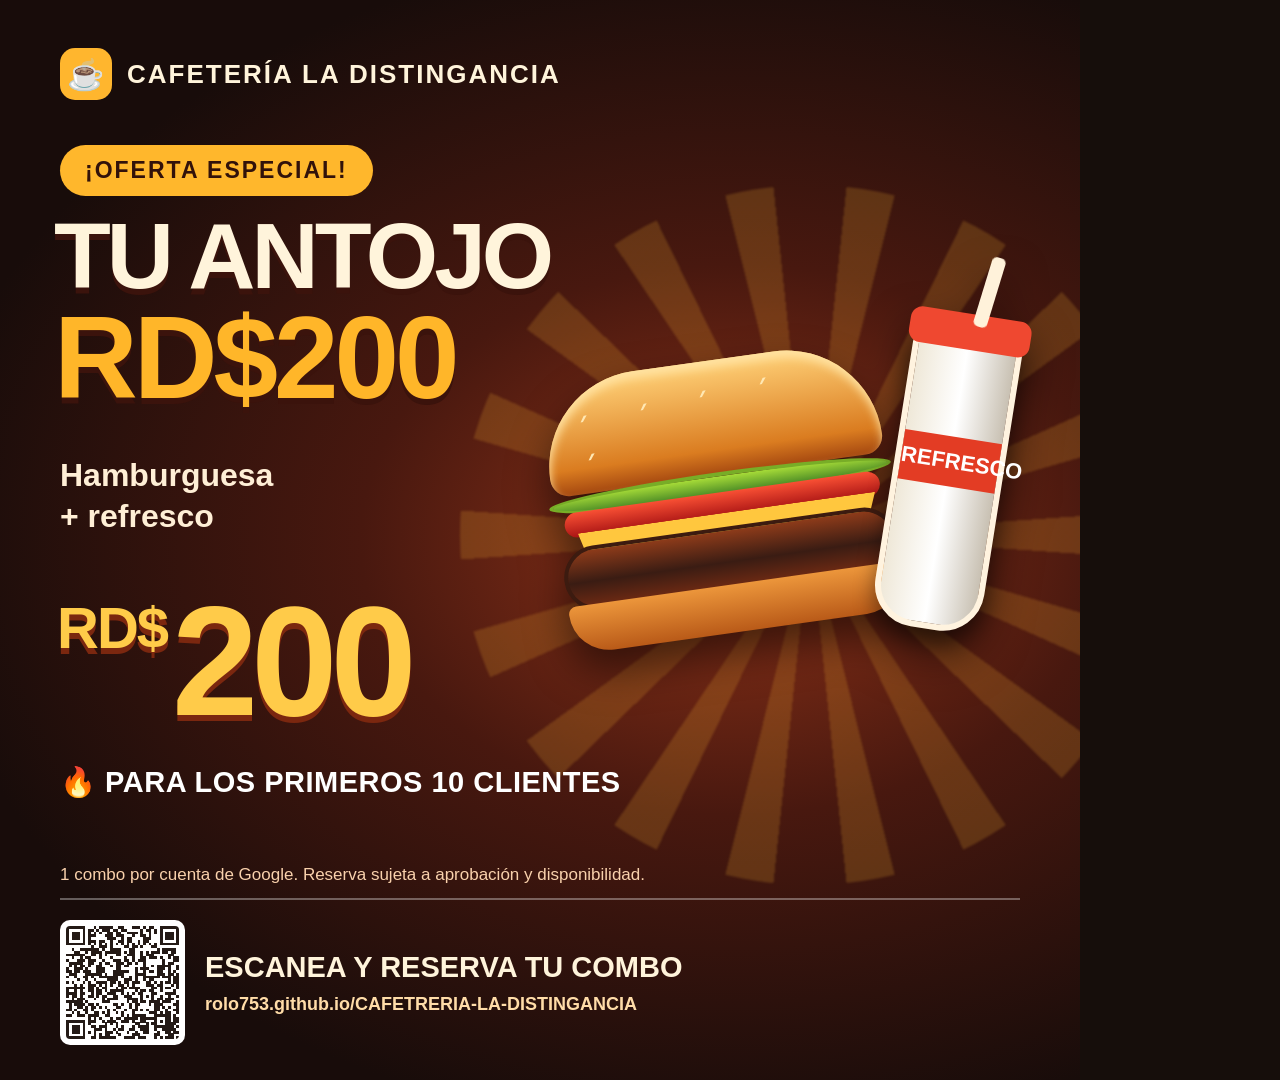
<file: promo/combo-primeros-10.html>
<!DOCTYPE html>
<html lang="es">
<head>
<meta charset="UTF-8">
<title>Combo primeros 10 | La Distingancia</title>
<style>
*{box-sizing:border-box}html,body{margin:0;width:1080px;height:1080px;overflow:hidden}
body{font-family:Arial,sans-serif;background:#160e0b;color:#fff4db}
.poster{position:relative;width:100%;height:100%;overflow:hidden;background:radial-gradient(ellipse at 68% 50%,#923419 0,#48180f 36%,#180c0a 78%)}
.burst{position:absolute;width:700px;height:700px;left:460px;top:185px;border-radius:50%;background:repeating-conic-gradient(from 6deg,#ffbc3430 0deg 8deg,transparent 8deg 20deg);filter:blur(1px)}
.top{position:absolute;left:60px;top:48px;display:flex;align-items:center;gap:15px;font-size:26px;font-weight:800;letter-spacing:2px;text-transform:uppercase}.top span{display:grid;place-items:center;width:52px;height:52px;background:#ffb62e;border-radius:15px;font-size:30px}
.tag{position:absolute;left:60px;top:145px;background:#ffb72c;color:#32120a;padding:12px 25px;border-radius:30px;font-weight:900;font-size:23px;letter-spacing:2px}
h1{position:absolute;left:54px;top:211px;margin:0;font:900 93px/.98 Arial,sans-serif;letter-spacing:-4px;text-transform:uppercase;text-shadow:0 6px 0 #3b130c}
h1 em{display:block;color:#ffb629;font-style:normal;font-size:116px}
.lead{position:absolute;left:60px;top:455px;font-size:32px;line-height:1.28;font-weight:700;color:#ffefd6}
.price{position:absolute;left:57px;top:584px;color:#ffcb49;font-weight:900;letter-spacing:-7px;font-size:155px;line-height:1;text-shadow:0 6px 0 #7b270f}.price small{font-size:58px;letter-spacing:-2px;vertical-align:top;line-height:1.5;margin-right:5px}
.limited{position:absolute;left:60px;top:765px;color:#fff;font-size:29px;font-weight:900;letter-spacing:.5px}
.food{position:absolute;left:540px;top:300px;width:470px;height:430px;filter:drop-shadow(0 20px 20px #0008)}
.burger{position:absolute;left:15px;top:60px;width:335px;height:285px;transform:rotate(-8deg)}
.bun-top{position:absolute;top:0;width:100%;height:115px;border-radius:180px 180px 35px 35px;background:linear-gradient(#ffd178,#da7c20 78%,#a54810);box-shadow:inset 0 7px 10px #ffe2a1}
.seeds{position:absolute;top:25px;left:34px;width:260px;color:#ffe8b4;font-size:32px;letter-spacing:18px;transform:rotate(-4deg)}
.lettuce{position:absolute;top:112px;left:-5px;width:345px;height:27px;border-radius:50%;background:linear-gradient(#a7dc38,#448424);border:4px solid #78ad27}
.tomato{position:absolute;top:132px;left:8px;width:318px;height:25px;border-radius:30px;background:linear-gradient(#f95034,#a91414)}
.cheese{position:absolute;top:153px;left:20px;width:300px;height:42px;background:#ffc73e;clip-path:polygon(0 0,100% 0,97% 55%,70% 55%,58% 100%,45% 55%,2% 55%)}
.patty{position:absolute;top:167px;left:0;width:335px;height:65px;border-radius:35px;background:linear-gradient(#8d3b1a,#3a1c13 55%,#6f2a13);border:4px solid #3c1b10}
.bun-bottom{position:absolute;top:225px;width:335px;height:48px;border-radius:14px 14px 70px 70px;background:linear-gradient(#ec963b,#b95a18)}
.drink{position:absolute;right:9px;top:40px;width:110px;height:290px;transform:rotate(9deg);border-radius:8px 8px 42px 42px;background:linear-gradient(90deg,#efe8d8,#fff,#c8c0b2);border:6px solid #fff3df;box-shadow:0 12px 20px #0006}
.drink:before{content:'';position:absolute;top:-34px;left:-12px;width:122px;height:36px;border-radius:12px;background:#ef4830}.drink:after{content:'';position:absolute;top:-94px;left:55px;width:14px;height:72px;background:#fff2da;border-radius:5px;transform:rotate(8deg)}
.drink-label{position:absolute;top:90px;left:0;width:100%;padding:12px 0;text-align:center;background:#e33c24;color:white;font-size:22px;font-weight:900}
.bottom{position:absolute;left:60px;right:60px;bottom:35px;border-top:2px solid #ffffff55;padding-top:20px;display:flex;align-items:center;gap:20px}.qr{width:125px;height:125px;background:#fff;padding:6px;border-radius:10px}.cta{font-size:29px;font-weight:900;line-height:1.25}.cta small{display:block;font-size:18px;color:#ffdca8;font-weight:600;margin-top:8px}.fine{position:absolute;left:60px;bottom:195px;color:#f9d1ac;font-size:17px}
</style>
</head>
<body><main class="poster">
<div class="burst"></div>
<div class="top"><span>☕</span> Cafetería La Distingancia</div>
<div class="tag">¡OFERTA ESPECIAL!</div>
<h1>Tu antojo<em>RD$200</em></h1>
<div class="lead">Hamburguesa<br>+ refresco</div>
<div class="price"><small>RD$</small>200</div>
<div class="limited">🔥 PARA LOS PRIMEROS 10 CLIENTES</div>
<div class="food" aria-hidden="true"><div class="burger"><div class="bun-top"><div class="seeds">ˊ ˊ ˊ ˊ ˊ</div></div><div class="lettuce"></div><div class="tomato"></div><div class="cheese"></div><div class="patty"></div><div class="bun-bottom"></div></div><div class="drink"><div class="drink-label">REFRESCO</div></div></div>
<div class="fine">1 combo por cuenta de Google. Reserva sujeta a aprobación y disponibilidad.</div>
<div class="bottom"><img class="qr" src="qr-menu.svg" alt="Código QR del menú"><div class="cta">ESCANEA Y RESERVA TU COMBO<small>rolo753.github.io/CAFETRERIA-LA-DISTINGANCIA</small></div></div>
</main></body></html>
</file>
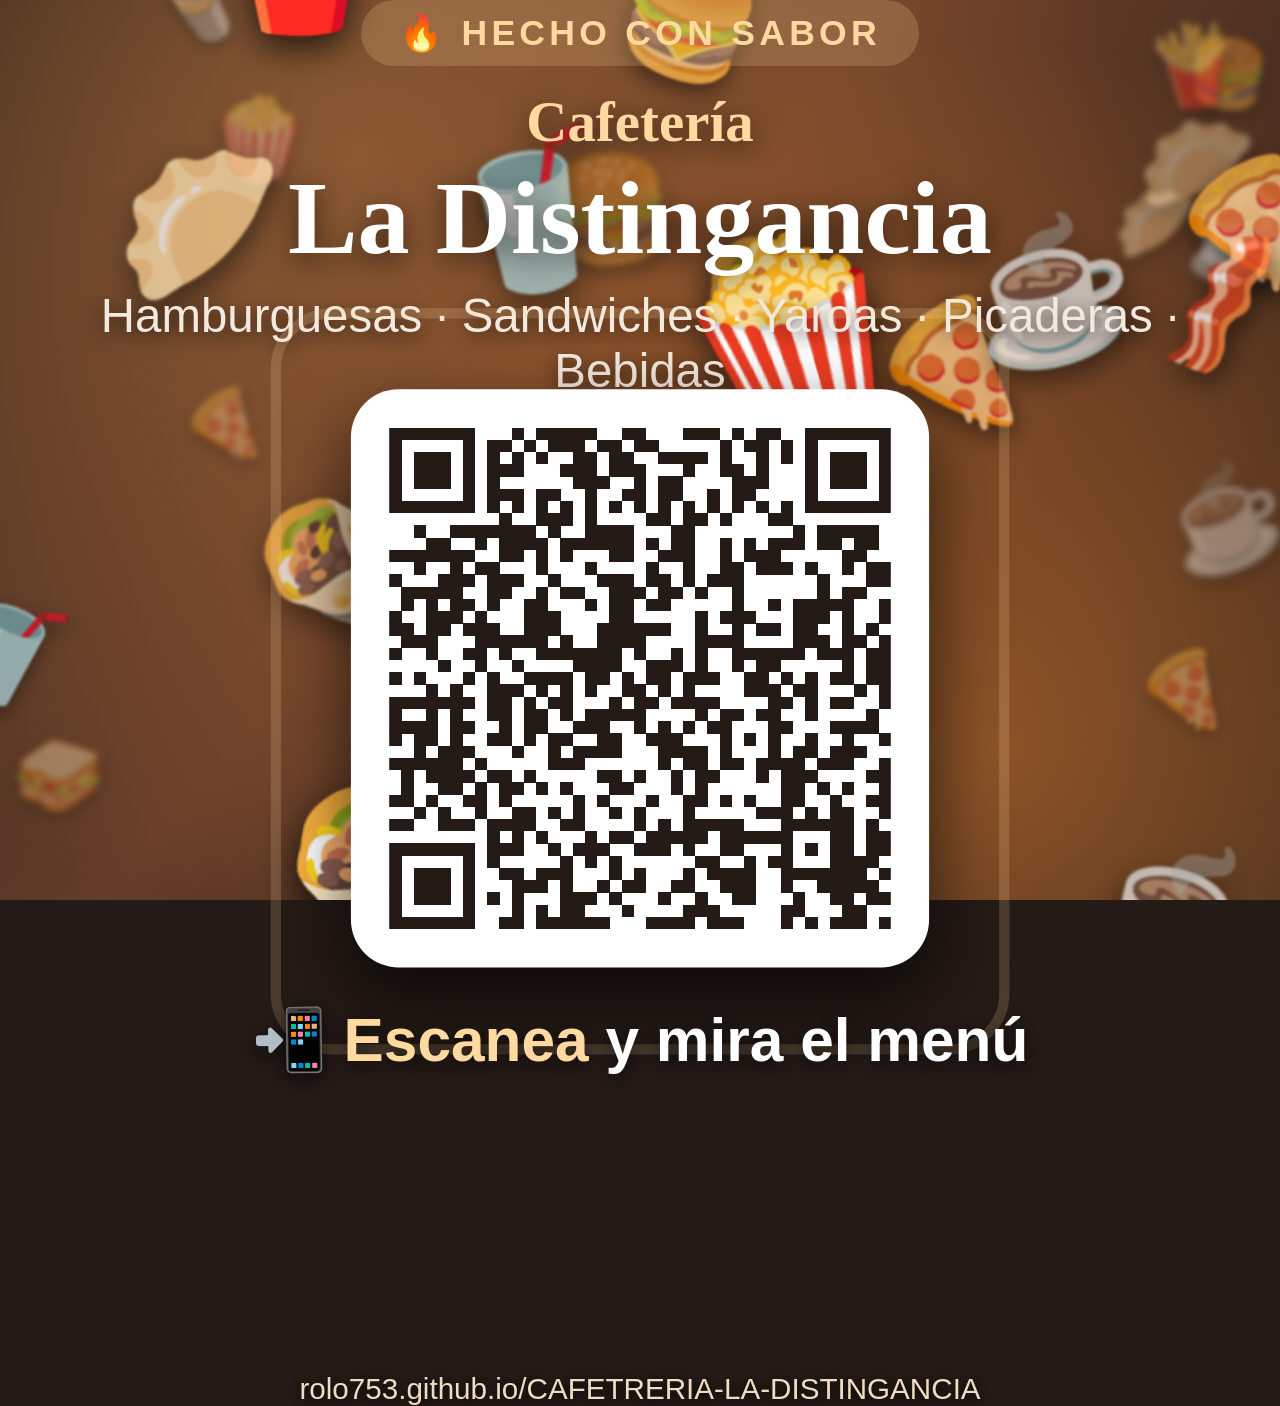
<file: promo/volante-animado.html>
<!DOCTYPE html>
<html lang="es"><head><meta charset="UTF-8"><meta name="viewport" content="width=device-width, initial-scale=1"><title>Volante animado | La Distingancia</title><style>
html{font-size:calc(100vw/54)}*{box-sizing:border-box}body{margin:0;height:100vh;display:flex;flex-direction:column;align-items:center;justify-content:space-evenly;text-align:center;color:#fff;font-family:"Segoe UI",Arial,sans-serif;background:#241a16;overflow:hidden;position:relative}
#bg{position:absolute;inset:0}#fx{position:absolute;inset:0;overflow:hidden}.e{position:absolute;left:0;top:0;line-height:1;will-change:transform}
.top,.mid,.bot{position:relative;z-index:2;padding:0 3rem}
.tag{display:inline-block;padding:.5rem 1.6rem;border-radius:3rem;background:#e2b77f40;color:#ffd9a0;font-weight:800;letter-spacing:.12em;font-size:1.5rem}
h1{margin:1rem 0 .3rem;font:700 4.4rem/1.05 Georgia,serif;text-shadow:0 .3rem 1.2rem #0009}h1 small{display:block;font:600 2.4rem Georgia,serif;color:#ffd9a0;margin-bottom:.4rem}
.lead{margin:.6rem 0 0;font-size:2rem;color:#f4e9df;text-shadow:0 .2rem .8rem #000a}
.qrwrap{position:relative;display:inline-block}.ring{position:absolute;inset:0;border-radius:2rem;border:.35rem solid #ffd9a0;opacity:0}
.qr{position:relative;display:inline-block;padding:1.6rem;border-radius:2rem;background:#fff;box-shadow:0 1.2rem 3rem #000a}.qr img{display:block;width:21rem;height:21rem}
.cta{margin:1.4rem 0 0;font-size:2.4rem;font-weight:800;text-shadow:0 .2rem .8rem #000a}.cta b{color:#ffd9a0}.cta i{display:inline-block;font-style:normal}
.cats{display:flex;flex-wrap:wrap;justify-content:center;gap:.7rem}.cats span{display:inline-block;padding:.5rem 1.1rem;border-radius:2rem;background:#00000040;backdrop-filter:blur(3px);font-weight:800;font-size:1.5rem}
.wa{position:relative;overflow:hidden;margin-top:1.2rem;display:inline-block;padding:.9rem 2.4rem;border-radius:3rem;background:#25a85a;font-weight:800;font-size:1.8rem;box-shadow:0 .5rem 1.5rem #0007}.shine{position:absolute;top:0;bottom:0;width:30%;background:linear-gradient(100deg,transparent,#ffffff77,transparent);left:-40%}
.url{margin-top:.8rem;font-size:1.25rem;color:#f0dcc4;text-shadow:0 .1rem .5rem #000}
body.square .qr img{width:17rem;height:17rem}body.square h1{font-size:3.6rem}body.square .cats{display:none}
</style></head><body>
<canvas id="bg"></canvas><div id="fx"></div>
<div class="top"><span class="tag" id="tag">🔥 HECHO CON SABOR</span><h1 id="h1"><small>Cafetería</small>La Distingancia</h1><p class="lead" id="lead">Hamburguesas · Sandwiches · Yaroas · Picaderas · Bebidas</p></div>
<div class="mid"><div class="qrwrap" id="qrw"><div class="ring" id="ring"></div><div class="qr"><img src="qr-menu.svg" alt="Código QR del menú"></div></div><p class="cta" id="cta"><i id="phone">📲</i> <b>Escanea</b> y mira el menú</p></div>
<div class="bot"><div class="cats" id="cats"><span>🍔 Hamburguesas</span><span>🥪 Sandwiches</span><span>🌯 Yaroas</span><span>🍟 Picaderas</span><span>🥤 Batidas</span></div><div class="wa" id="wa">💬 Pide fácil por WhatsApp · 🛵 Delivery<div class="shine" id="shine"></div></div><div class="url">rolo753.github.io/CAFETRERIA-LA-DISTINGANCIA</div></div>
<script>
const D=10,TAU=Math.PI*2,$=id=>document.getElementById(id);
if(location.hash.includes('cuadrado'))document.body.classList.add('square');
function rng(s){return()=>{s|=0;s=s+0x6D2B79F5|0;let t=Math.imul(s^s>>>15,1|s);t=t+Math.imul(t^t>>>7,61|t)^t;return((t^t>>>14)>>>0)/4294967296}}
const W=innerWidth,H=innerHeight,R=rng(7),em=['🍔','🍔','🍔','🥪','🥪','🍟','🍟','🥤','☕','🍗','🌯','🥟','🍕','🍿','🥓'],fx=$('fx'),els=[];
const layers=[{n:14,s:[.05,.075],o:.4,b:3,k:[1]},{n:12,s:[.08,.115],o:.75,b:1,k:[1,2]},{n:7,s:[.12,.17],o:1,b:0,k:[1,2]}];
layers.forEach((L,li)=>{for(let i=0;i<L.n;i++){const d=document.createElement('div');d.className='e';d.textContent=em[Math.floor(R()*em.length)];const size=W*(L.s[0]+R()*(L.s[1]-L.s[0]));d.style.fontSize=size+'px';d.style.opacity=L.o;d.style.filter=(L.b?`blur(${L.b}px) `:'')+`drop-shadow(0 ${size*.08}px ${size*.1}px #000a)`;fx.appendChild(d);els.push({d,size,x0:R()*W,ph:R(),k:L.k[Math.floor(R()*L.k.length)],a:W*(.02+R()*.05),m:1+Math.floor(R()*2),rot:8+R()*25,sp:1+Math.floor(R()*2),dir:li===0?1:-1})}});
const cv=$('bg'),cx=cv.getContext('2d');cv.width=W;cv.height=H;
const ease=x=>1-Math.pow(1-Math.min(1,Math.max(0,x)),3),back=x=>{x=Math.min(1,Math.max(0,x));const c=1.9;return 1+(c+1)*Math.pow(x-1,3)+c*Math.pow(x-1,2)};
function intro(t,s,l){return back((t-s)/l)}
function render(t){
 const u=t/D;
 cx.clearRect(0,0,W,H);
 const g=cx.createLinearGradient(0,0,W*Math.sin(u*TAU)*.3+W*.5,H);g.addColorStop(0,'#2a1c15');g.addColorStop(.5,'#603b2a');g.addColorStop(1,'#241a16');cx.fillStyle=g;cx.fillRect(0,0,W,H);
 for(const [px,py,c,r,ph] of [[.2,.15,'#c58a52',.6,0],[.85,.85,'#e2873a',.55,.5],[.5,.5,'#8a4a1f',.7,.25]]){const x=W*(px+.08*Math.sin(TAU*(u+ph))),y=H*(py+.06*Math.cos(TAU*(u+ph))),rg=cx.createRadialGradient(x,y,0,x,y,Math.max(W,H)*r);rg.addColorStop(0,c+'88');rg.addColorStop(1,c+'00');cx.fillStyle=rg;cx.fillRect(0,0,W,H)}
 els.forEach(e=>{const span=H+e.size*2,y=H+e.size-(((u*e.k+e.ph)%1+1)%1)*span*(e.dir>0?1:1),x=e.x0+e.a*Math.sin(TAU*(u*e.m+e.ph)),r=e.rot*Math.sin(TAU*(u*e.sp+e.ph)),sc=1+.12*Math.sin(TAU*(u*2+e.ph*3));e.d.style.transform=`translate(${x-e.size/2}px,${y}px) rotate(${r}deg) scale(${sc})`});
 const pop=(el,s,l,from=0)=>{const v=intro(t,s,l);el.style.opacity=Math.min(1,Math.max(0,(t-s)/.25));el.style.transform=`translateY(${(1-v)*from}px) scale(${.4+.6*v})`};
 pop($('tag'),.1,.7,-60);pop($('h1'),.35,.9,-40);$('lead').style.opacity=Math.min(1,Math.max(0,(t-.9)/.4));
 const qv=intro(t,1.0,.9),fl=Math.sin(TAU*u*2)*.012;$('qrw').style.opacity=Math.min(1,Math.max(0,(t-1)/.2));$('qrw').style.transform=`translateY(${Math.sin(TAU*u*3)*.5}rem) scale(${(.3+.7*qv)*(1+fl)}) rotate(${(1-qv)*-8}deg)`;
 const rp=((u*4)%1);$('ring').style.opacity=t<1.8?0:(1-rp)*.9;$('ring').style.transform=`scale(${1+rp*.35})`;
 pop($('cta'),1.7,.6,30);$('phone').style.transform=`rotate(${Math.sin(TAU*u*5)*14}deg) translateY(${Math.abs(Math.sin(TAU*u*5))*-.4}rem)`;
 const cs=[...$('cats').children];cs.forEach((c,i)=>{const st=2+i*.18,v=intro(t,st,.6);c.style.opacity=Math.min(1,Math.max(0,(t-st)/.2));c.style.transform=`translateY(${(1-v)*2.5+Math.sin(TAU*(u*3+i*.2))*-.25}rem) scale(${.5+.5*v})`});
 pop($('wa'),2.9,.6,40);const wp=((u*4)%1);$('shine').style.left=(-40+wp*190)+'%';$('wa').style.transform+=` scale(${1+.03*Math.sin(TAU*u*4)})`;
}
render(0);
let start=null;if(!location.hash.includes('frame')){requestAnimationFrame(function f(ts){if(start===null)start=ts;render(((ts-start)/1000)%D);requestAnimationFrame(f)})}
</script>
</body></html>
</file>
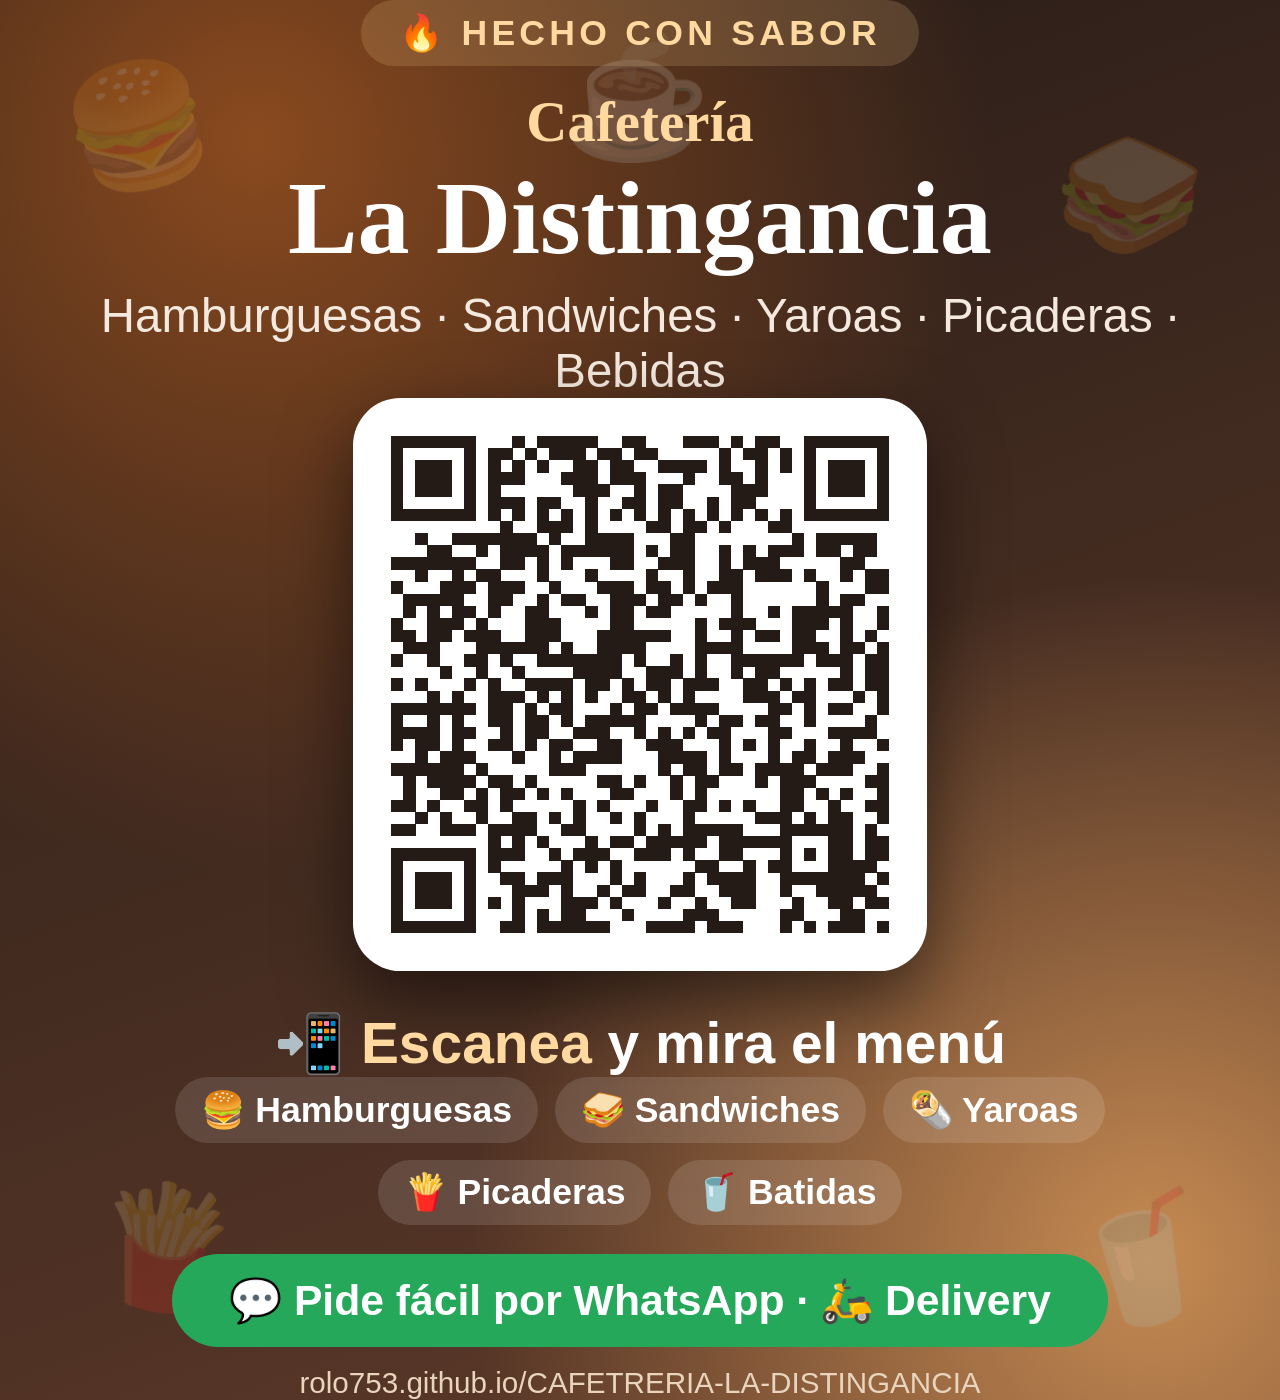
<file: promo/volante.html>
<!DOCTYPE html>
<html lang="es"><head><meta charset="UTF-8"><meta name="viewport" content="width=device-width, initial-scale=1"><title>Volante | La Distingancia</title><style>
html{font-size:calc(100vw/54)}*{box-sizing:border-box}body{margin:0;min-height:100vh;display:flex;flex-direction:column;align-items:center;justify-content:space-evenly;text-align:center;color:#fff;font-family:"Segoe UI",Arial,sans-serif;background:radial-gradient(circle at 20% 10%,#8a4a1f,transparent 45%),radial-gradient(circle at 90% 90%,#c58a52,transparent 40%),linear-gradient(160deg,#241a16,#603b2a);overflow:hidden;position:relative}
.bg span{position:absolute;font-size:5rem;opacity:.18}.bg span:nth-child(1){left:5%;top:4%;transform:rotate(-15deg)}.bg span:nth-child(2){right:6%;top:9%;transform:rotate(12deg)}.bg span:nth-child(3){left:7%;bottom:6%;transform:rotate(10deg)}.bg span:nth-child(4){right:5%;bottom:5%;transform:rotate(-12deg)}.bg span:nth-child(5){left:44%;top:2%}
.top,.mid,.bot{position:relative;z-index:1;padding:0 3rem}
.tag{display:inline-block;padding:.5rem 1.6rem;border-radius:3rem;background:#e2b77f33;color:#ffd9a0;font-weight:800;letter-spacing:.12em;font-size:1.5rem}
h1{margin:1rem 0 .3rem;font:700 4.4rem/1.05 Georgia,serif}h1 small{display:block;font:600 2.4rem Georgia,serif;color:#ffd9a0;margin-bottom:.4rem}
.lead{margin:.6rem 0 0;font-size:2rem;color:#f4e9df}
.qr{display:inline-block;padding:1.6rem;border-radius:2rem;background:#fff;box-shadow:0 1.2rem 3rem #0008}.qr img{display:block;width:21rem;height:21rem}
.cta{margin:1.4rem 0 0;font-size:2.4rem;font-weight:800}.cta b{color:#ffd9a0}
.cats{display:flex;flex-wrap:wrap;justify-content:center;gap:.7rem}.cats span{padding:.5rem 1.1rem;border-radius:2rem;background:#ffffff1f;font-weight:800;font-size:1.5rem}
.wa{margin-top:1.2rem;display:inline-block;padding:.9rem 2.4rem;border-radius:3rem;background:#25a85a;font-weight:800;font-size:1.8rem}
.url{margin-top:.8rem;font-size:1.25rem;color:#e9d5bd;word-break:break-all}
body.square .cats{display:none}body.square .qr img{width:17rem;height:17rem}body.square h1{font-size:3.6rem}body.square .bg span{font-size:4rem}
</style></head><body>
<div class="bg" aria-hidden="true"><span>🍔</span><span>🥪</span><span>🍟</span><span>🥤</span><span>☕</span></div>
<div class="top"><span class="tag">🔥 HECHO CON SABOR</span><h1><small>Cafetería</small>La Distingancia</h1><p class="lead">Hamburguesas · Sandwiches · Yaroas · Picaderas · Bebidas</p></div>
<div class="mid"><div class="qr"><img src="qr-menu.svg" alt="Código QR del menú"></div><p class="cta">📲 <b>Escanea</b> y mira el menú</p></div>
<div class="bot"><div class="cats"><span>🍔 Hamburguesas</span><span>🥪 Sandwiches</span><span>🌯 Yaroas</span><span>🍟 Picaderas</span><span>🥤 Batidas</span></div><div class="wa">💬 Pide fácil por WhatsApp · 🛵 Delivery</div><div class="url">rolo753.github.io/CAFETRERIA-LA-DISTINGANCIA</div></div>
<script>if(location.hash==='#cuadrado')document.body.classList.add('square')</script>
</body></html>
</file>
